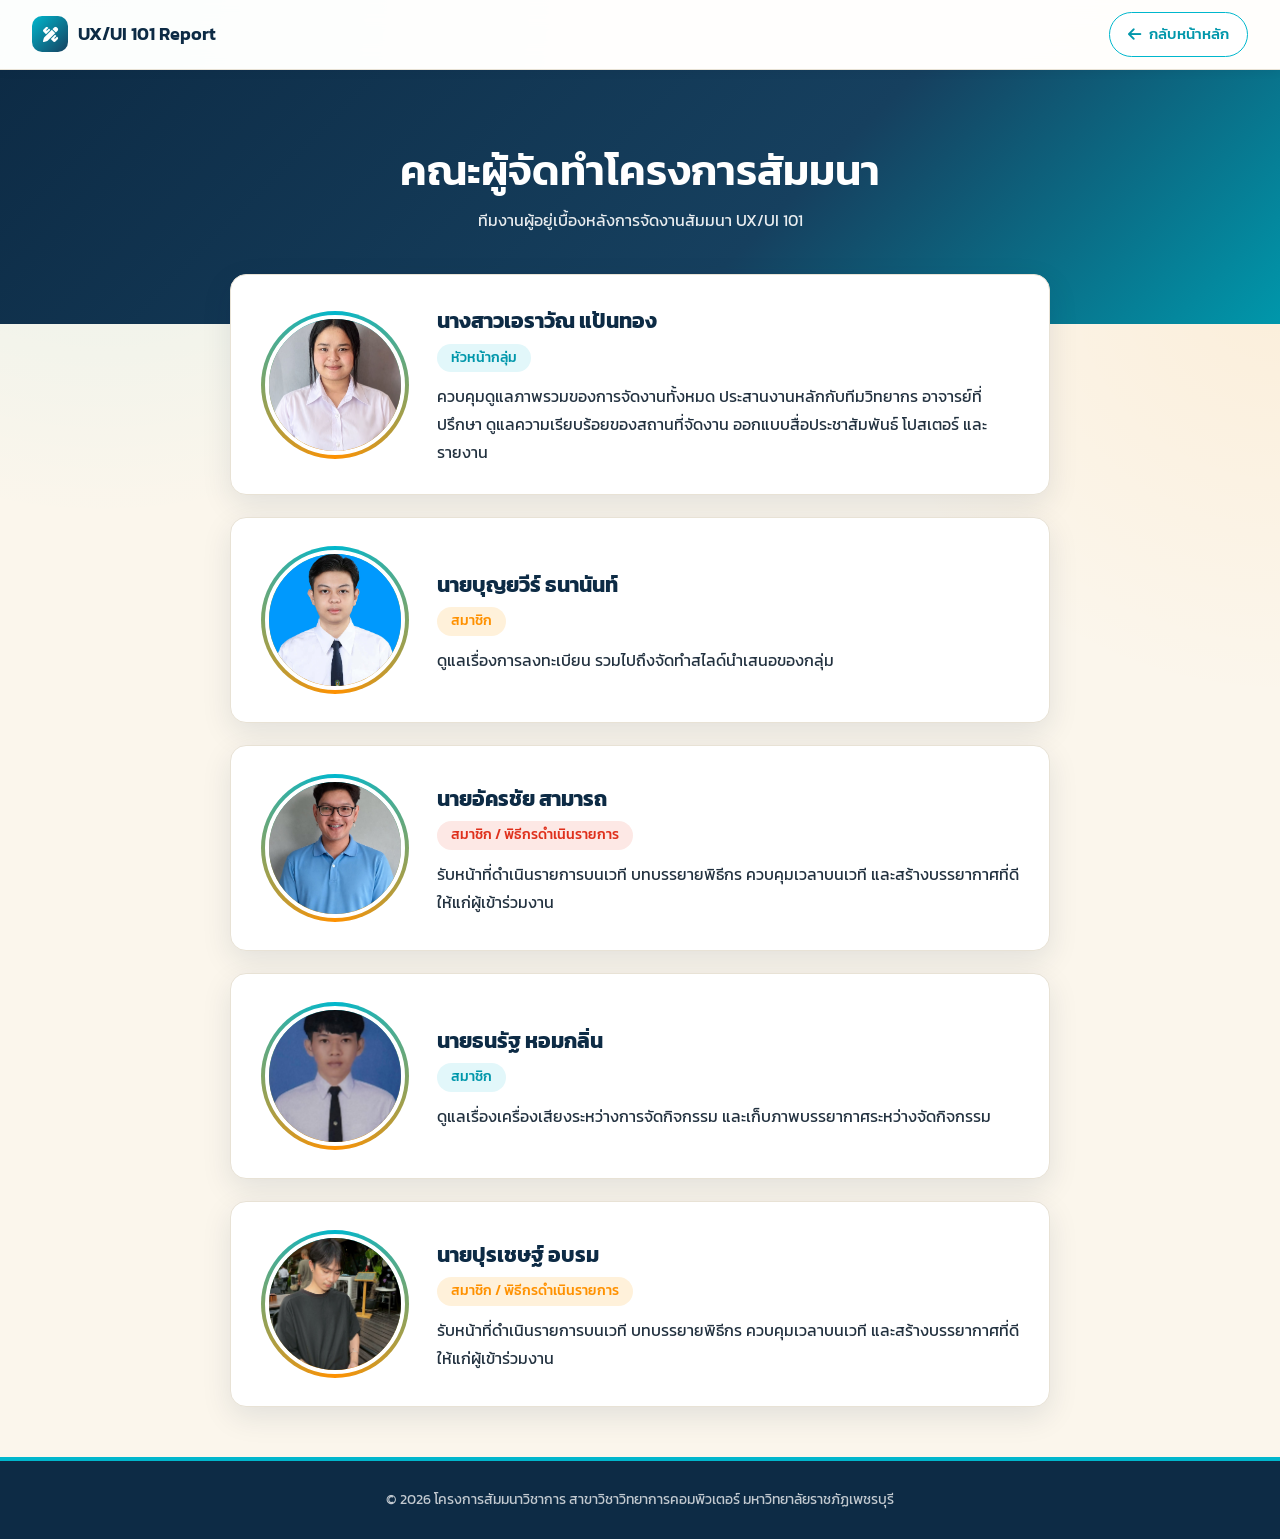
<file: members.html>
<!DOCTYPE html>
<html lang="th">
<head>
    <meta charset="UTF-8">
    <meta name="viewport" content="width=device-width, initial-scale=1.0">
    <title>คณะผู้จัดทำโครงการสัมมนา - UX/UI 101</title>
    <link href="https://fonts.googleapis.com/css2?family=Kanit:wght@300;400;500;600&display=swap" rel="stylesheet">
    <link rel="stylesheet" href="https://cdnjs.cloudflare.com/ajax/libs/font-awesome/6.4.0/css/all.min.css">
    <link rel="stylesheet" href="style.css">
    <script>document.documentElement.classList.add('js');</script>
</head>
<body>

    <nav class="navbar no-print">
        <a href="index.html" class="nav-logo"><i class="fas fa-pen-ruler"></i> UX/UI 101 Report</a>
        <div class="nav-links">
            <a href="index.html" class="btn-outline"><i class="fas fa-arrow-left"></i><span>กลับหน้าหลัก</span></a>
        </div>
    </nav>

    <header class="page-hero no-print">
        <h1 class="page-title">คณะผู้จัดทำโครงการสัมมนา</h1>
        <p>ทีมงานผู้อยู่เบื้องหลังการจัดงานสัมมนา UX/UI 101</p>
    </header>

    <div class="container mb-5">
        <div class="member-list">

            <div class="member-row">
                <div class="member-photo"><img src="image/1.jpg" alt="นางสาวเอราวัณ แป้นทอง"></div>
                <div class="member-details">
                    <h3>นางสาวเอราวัณ แป้นทอง</h3>
                    <div class="member-role text-cyan">หัวหน้ากลุ่ม</div>
                    <p class="member-duty">ควบคุมดูแลภาพรวมของการจัดงานทั้งหมด ประสานงานหลักกับทีมวิทยากร อาจารย์ที่ปรึกษา ดูแลความเรียบร้อยของสถานที่จัดงาน ออกแบบสื่อประชาสัมพันธ์ โปสเตอร์ และรายงาน</p>
                </div>
            </div>

            <div class="member-row">
                <div class="member-photo"><img src="image/2.jpg" alt="นายบุญยวีร์ ธนานันท์"></div>
                <div class="member-details">
                    <h3>นายบุญยวีร์ ธนานันท์</h3>
                    <div class="member-role text-orange">สมาชิก</div>
                    <p class="member-duty">ดูแลเรื่องการลงทะเบียน รวมไปถึงจัดทำสไลด์นำเสนอของกลุ่ม</p>
                </div>
            </div>

            <div class="member-row">
                <div class="member-photo"><img src="image/3.jpg" alt="นายอัครชัย สามารถ"></div>
                <div class="member-details">
                    <h3>นายอัครชัย สามารถ</h3>
                    <div class="member-role text-alert">สมาชิก / พิธีกรดำเนินรายการ</div>
                    <p class="member-duty">รับหน้าที่ดำเนินรายการบนเวที บทบรรยายพิธีกร ควบคุมเวลาบนเวที และสร้างบรรยากาศที่ดีให้แก่ผู้เข้าร่วมงาน</p>
                </div>
            </div>

            <div class="member-row">
                <div class="member-photo"><img src="image/4.jpg" alt="นายธนรัฐ หอมกลิ่น"></div>
                <div class="member-details">
                    <h3>นายธนรัฐ หอมกลิ่น</h3>
                    <div class="member-role text-cyan">สมาชิก</div>
                    <p class="member-duty">ดูแลเรื่องเครื่องเสียงระหว่างการจัดกิจกรรม และเก็บภาพบรรยากาศระหว่างจัดกิจกรรม</p>
                </div>
            </div>

            <div class="member-row">
                <div class="member-photo"><img src="image/5.jpg" alt="นายปุรเชษฐ์ อบรม"></div>
                <div class="member-details">
                    <h3>นายปุรเชษฐ์ อบรม</h3>
                    <div class="member-role text-orange">สมาชิก / พิธีกรดำเนินรายการ</div>
                    <p class="member-duty">รับหน้าที่ดำเนินรายการบนเวที บทบรรยายพิธีกร ควบคุมเวลาบนเวที และสร้างบรรยากาศที่ดีให้แก่ผู้เข้าร่วมงาน</p>
                </div>
            </div>

        </div>
    </div>

    <footer class="site-footer no-print">
        <div class="container text-center">
            <p>&copy; 2026 โครงการสัมมนาวิชาการ สาขาวิชาวิทยาการคอมพิวเตอร์ มหาวิทยาลัยราชภัฏเพชรบุรี</p>
        </div>
    </footer>

    <button id="scrollTopBtn" class="scroll-top-btn no-print" onclick="scrollToTop()" title="เลื่อนขึ้นบนสุด"><i class="fas fa-arrow-up"></i></button>

    <script src="script.js"></script>
</body>
</html>
</file>
<file: style.css>
/* =========================================
   Design tokens
   ========================================= */
:root{
  --navy:#0d2b45; --navy-2:#16405f;
  --cyan:#00B7CD; --cyan-d:#0097ab; --cyan-soft:#e2f7fa;
  --orange:#FF9100; --red:#DF301C;
  --cream:#FBF6EC; --ink:#22313f; --muted:#6b7785; --white:#fff;
  --line:#e8e2d5;
  --r:16px;
  --sh-sm:0 2px 8px rgba(13,43,69,.08);
  --sh-md:0 10px 30px rgba(13,43,69,.10);
  --sh-lg:0 18px 45px rgba(13,43,69,.18);
}
*{margin:0;padding:0;box-sizing:border-box}
html{scroll-behavior:smooth;scroll-padding-top:90px}
body{font-family:'Kanit',sans-serif;color:var(--ink);line-height:1.75;font-size:16px;
  background:var(--cream);
  background-image:radial-gradient(circle at 8% 0%,rgba(0,183,205,.10),transparent 35%),
                   radial-gradient(circle at 100% 30%,rgba(255,145,0,.08),transparent 30%);
  background-attachment:fixed}
img{max-width:100%}
.container{max-width:1100px;margin:0 auto;padding:0 20px}
.only-print{display:none}
.text-center{text-align:center}.mt-4{margin-top:2rem}.mt-5{margin-top:3rem}.mb-4{margin-bottom:2rem}.mb-5{margin-bottom:3rem}
.text-muted{color:var(--muted)}.text-cyan{color:var(--cyan-d)}.text-orange{color:var(--orange)}.text-alert{color:var(--red)}

/* Reveal animation (เปิดใช้เมื่อมี JS) */
.js .reveal{opacity:0;transform:translateY(28px);transition:opacity .7s ease,transform .7s ease}
.js .reveal.show{opacity:1;transform:none}

/* =========================================
   Navbar
   ========================================= */
.navbar{position:sticky;top:0;z-index:1000;display:flex;justify-content:space-between;align-items:center;gap:20px;
  padding:12px 32px;background:rgba(255,255,255,.88);backdrop-filter:blur(12px);-webkit-backdrop-filter:blur(12px);
  border-bottom:1px solid var(--line);box-shadow:var(--sh-sm)}
.nav-logo{display:flex;align-items:center;gap:10px;text-decoration:none;color:var(--navy);font-weight:600;font-size:1.1rem}
.nav-logo i{width:36px;height:36px;border-radius:10px;display:grid;place-items:center;color:#fff;
  background:linear-gradient(135deg,var(--cyan),var(--navy-2));font-size:.95rem}
.nav-anchors{display:flex;gap:4px;flex:1;justify-content:center}
.nav-anchors a{text-decoration:none;color:var(--muted);font-size:.92rem;padding:6px 12px;border-radius:20px;transition:.25s}
.nav-anchors a:hover{color:var(--navy);background:var(--cyan-soft)}
.nav-anchors a.active{color:#fff;background:var(--cyan)}
.nav-links{display:flex;gap:10px}
.btn-primary,.btn-outline{display:inline-flex;align-items:center;gap:8px;padding:8px 18px;border-radius:30px;
  font-family:inherit;font-size:.95rem;font-weight:500;cursor:pointer;text-decoration:none;transition:.25s}
.btn-primary{background:linear-gradient(135deg,var(--cyan),var(--cyan-d));color:#fff;border:0}
.btn-primary:hover{transform:translateY(-2px);box-shadow:0 8px 20px rgba(0,183,205,.4)}
.btn-outline{background:#fff;color:var(--cyan-d);border:1.5px solid var(--cyan)}
.btn-outline:hover{background:var(--cyan);color:#fff}

/* =========================================
   Hero + Slider
   ========================================= */
.hero{position:relative;height:540px;overflow:hidden;background:var(--navy)}
.slider,.slide{position:absolute;inset:0}
.slide{opacity:0;transition:opacity 1.2s ease}
.slide.active{opacity:1}
.slide img{width:100%;height:100%;object-fit:cover;transform:scale(1.05)}
.slide.active img{animation:kenburns 8s ease-out forwards}
@keyframes kenburns{to{transform:scale(1.15)}}
.hero::after{content:"";position:absolute;inset:0;
  background:linear-gradient(90deg,rgba(13,43,69,.88) 0%,rgba(13,43,69,.55) 55%,rgba(13,43,69,.25) 100%)}
.hero-content{position:absolute;z-index:2;inset:0;max-width:1100px;margin:0 auto;padding:0 20px;
  display:flex;flex-direction:column;justify-content:center;color:#fff}
.hero-badge{align-self:flex-start;padding:5px 16px;border-radius:30px;font-size:.85rem;letter-spacing:.5px;
  background:rgba(0,183,205,.25);border:1px solid var(--cyan);margin-bottom:16px}
.hero h1{font-size:1.4rem;font-weight:400;opacity:.9}
.hero h2{font-size:clamp(1.8rem,4.5vw,3.1rem);font-weight:600;line-height:1.25;margin:6px 0 10px;max-width:760px}
.hero h2 span{color:var(--cyan)}
.hero p{font-size:1.15rem;max-width:620px;opacity:.92}
.hero-chips{display:flex;flex-wrap:wrap;gap:12px;margin-top:22px}
.chip{display:inline-flex;align-items:center;gap:8px;padding:8px 16px;border-radius:30px;font-size:.92rem;
  background:rgba(255,255,255,.14);backdrop-filter:blur(6px);border:1px solid rgba(255,255,255,.3)}
.chip i{color:var(--orange)}
.dots{position:absolute;z-index:3;bottom:78px;left:0;right:0;display:flex;justify-content:center;gap:10px}
.dot{width:10px;height:10px;border-radius:10px;border:0;background:rgba(255,255,255,.5);cursor:pointer;transition:.3s}
.dot.active{width:30px;background:var(--cyan)}

/* Stats */
.stats{display:grid;grid-template-columns:repeat(4,1fr);gap:18px;margin-top:-52px;position:relative;z-index:5}
.stat{background:#fff;border-radius:var(--r);padding:22px 16px;text-align:center;box-shadow:var(--sh-md);border-bottom:4px solid var(--cyan)}
.stat:nth-child(even){border-color:var(--orange)}
.stat b{display:block;font-size:2.3rem;font-weight:600;color:var(--navy);line-height:1.1}
.stat span{color:var(--muted);font-size:.92rem}

/* =========================================
   Sections
   ========================================= */
.section-block{background:#fff;border-radius:var(--r);padding:40px;margin:36px 0;box-shadow:var(--sh-md);border:1px solid rgba(232,226,213,.7)}
.section-heading{position:relative;display:flex;align-items:center;gap:14px;color:var(--navy);font-size:1.5rem;font-weight:600;
  margin-bottom:26px;padding-bottom:14px;border-bottom:1px solid var(--line)}
.section-heading::before{content:"";width:6px;height:30px;border-radius:6px;background:linear-gradient(var(--cyan),var(--orange))}
.report-title{font-size:2rem}.report-subtitle{font-size:1.2rem}

/* Info cards */
.info-cards{display:grid;grid-template-columns:repeat(auto-fit,minmax(260px,1fr));gap:22px}
.card{background:linear-gradient(180deg,#fff,#f6fbfc);padding:26px;border-radius:14px;text-align:center;border:1px solid var(--line);transition:.3s}
.card:hover{transform:translateY(-6px);box-shadow:var(--sh-lg);border-color:var(--cyan)}
.card-icon{width:58px;height:58px;margin:0 auto 14px;border-radius:50%;display:grid;place-items:center;font-size:1.4rem;color:#fff;
  background:linear-gradient(135deg,var(--cyan),var(--navy-2));box-shadow:0 8px 18px rgba(0,183,205,.35)}
.card h3{font-size:1.08rem;margin-bottom:8px;color:var(--navy)}
.clean-list{list-style:none}.clean-list li{margin-bottom:3px}

/* Prep toggle */
.btn-toggle{background:linear-gradient(135deg,var(--navy),var(--navy-2));color:#fff;border:0;padding:13px 32px;font-size:1.05rem;
  border-radius:40px;cursor:pointer;font-family:inherit;box-shadow:var(--sh-md);transition:.3s}
.btn-toggle:hover{transform:translateY(-3px);box-shadow:var(--sh-lg)}
.btn-toggle i.chev{margin-left:8px;transition:transform .3s}
.btn-toggle.open i.chev{transform:rotate(180deg)}
.prep-wrap{margin:-10px 0}
.prep-content{display:none;margin-top:0;text-align:left;background:#fff;border-radius:var(--r);padding:36px 40px;box-shadow:var(--sh-md)}
.prep-content.show{display:block;animation:fadeIn .5s}
.prep-list{display:grid;grid-template-columns:repeat(auto-fit,minmax(320px,1fr));gap:18px}
.prep-item{display:flex;gap:14px;background:#fffaf0;padding:20px;border-radius:12px;border:1px solid #f4e3bf;border-left:5px solid var(--orange)}
.prep-number{flex-shrink:0;width:32px;height:32px;border-radius:50%;display:grid;place-items:center;background:var(--orange);color:#fff;font-weight:600}

/* Timeline */
.timeline{position:relative;padding-left:34px}
.timeline::before{content:"";position:absolute;left:8px;top:6px;bottom:6px;width:3px;border-radius:3px;background:linear-gradient(var(--cyan),var(--orange))}
.timeline-item{position:relative;margin-bottom:18px;background:#f7fbfc;border:1px solid var(--line);border-radius:12px;padding:16px 20px;transition:.3s}
.timeline-item:hover{transform:translateX(6px);border-color:var(--cyan);box-shadow:var(--sh-sm)}
.timeline-item::before{content:"";position:absolute;left:-34px;top:22px;width:17px;height:17px;border-radius:50%;
  background:var(--cyan);border:4px solid #fff;box-shadow:0 0 0 2px var(--cyan)}
.time{display:inline-block;font-weight:600;font-size:.88rem;color:var(--cyan-d);background:var(--cyan-soft);padding:2px 14px;border-radius:20px;margin-bottom:6px}

/* Content */
.content-box{background:#f7fbfc;padding:30px;border-radius:14px;border:1px solid var(--line)}
.content-box h4{color:var(--navy);margin-bottom:10px}
.bullet-list{padding-left:22px;margin-bottom:14px}.bullet-list li{margin-bottom:10px}
.bullet-list li::marker{color:var(--cyan)}

/* Projects */
.project-list{counter-reset:p}
.project-card{counter-increment:p;position:relative;display:flex;gap:24px;padding:24px;margin-bottom:18px;background:#fff;
  border:1px solid var(--line);border-radius:14px;transition:.3s;overflow:hidden}
.project-card::before{content:counter(p,decimal-leading-zero);position:absolute;right:18px;top:6px;font-size:3.2rem;font-weight:600;color:rgba(0,183,205,.12);line-height:1}
.project-card:hover{transform:translateY(-4px);box-shadow:var(--sh-lg);border-color:var(--cyan)}
.project-img img{width:120px;height:120px;border-radius:14px;object-fit:cover;box-shadow:var(--sh-sm)}
.project-title{color:var(--navy);font-size:1.1rem;margin-bottom:4px;padding-right:50px}
.project-author{color:var(--cyan-d);font-weight:500;font-size:.95rem;margin-bottom:8px}

/* Problems */
.problem-container{display:grid;grid-template-columns:repeat(auto-fit,minmax(320px,1fr));gap:22px}
.problem-box{padding:26px;border-radius:14px;background:#fff;border:1px solid var(--line);border-top:5px solid var(--red)}
.problem-box:nth-child(2){border-top-color:var(--cyan)}
.suggestion-box{padding:28px;border-radius:14px;background:#fff6e0;border:1px solid #f4e3bf;border-top:5px solid var(--orange)}
.box-title{font-size:1.1rem;margin-bottom:14px;display:flex;align-items:center;gap:10px;color:var(--navy)}

/* Gallery */
.gallery-grid{display:grid;grid-template-columns:repeat(3,1fr);gap:20px}
.gallery-item{background:#fff;border:1px solid var(--line);border-radius:14px;overflow:hidden;box-shadow:var(--sh-sm);cursor:zoom-in;transition:.3s}
.gallery-item:hover{transform:translateY(-6px);box-shadow:var(--sh-lg);border-color:var(--cyan)}
.gallery-thumb{overflow:hidden;aspect-ratio:4/3;background:linear-gradient(135deg,var(--navy),var(--cyan))}
.gallery-item img{width:100%;height:100%;object-fit:cover;display:block;transition:transform .5s}
.gallery-item:hover img{transform:scale(1.1)}
.gallery-caption{padding:12px 14px;text-align:center;font-size:.92rem;font-weight:500;margin:0}

/* Lightbox */
.lightbox{position:fixed;inset:0;z-index:2000;display:none;align-items:center;justify-content:center;flex-direction:column;
  background:rgba(8,20,32,.92);padding:20px}
.lightbox.open{display:flex;animation:fadeIn .3s}
.lightbox img{max-width:min(92vw,1000px);max-height:76vh;border-radius:12px;box-shadow:0 0 50px rgba(0,183,205,.35)}
.lightbox p{color:#fff;margin-top:14px;font-size:1.05rem;text-align:center}
.lb-btn{position:absolute;border:0;cursor:pointer;color:#fff;background:rgba(255,255,255,.14);width:46px;height:46px;border-radius:50%;font-size:1.1rem;transition:.25s}
.lb-btn:hover{background:var(--cyan)}
.lb-close{top:20px;right:24px}.lb-prev{left:22px;top:50%}.lb-next{right:22px;top:50%}

/* Members page */
.page-hero{padding:64px 20px 90px;text-align:center;color:#fff;background:linear-gradient(135deg,var(--navy),var(--navy-2) 60%,var(--cyan-d))}
.page-title{font-size:clamp(1.8rem,4vw,2.6rem);font-weight:600}
.page-hero p{opacity:.9}
.member-list{display:flex;flex-direction:column;gap:22px;max-width:820px;margin:-50px auto 0;position:relative}
.member-row{display:flex;align-items:center;gap:28px;background:#fff;padding:28px 30px;border-radius:var(--r);box-shadow:var(--sh-md);
  border:1px solid var(--line);transition:.3s}
.member-row:hover{transform:translateX(10px);box-shadow:var(--sh-lg);border-color:var(--cyan)}
.member-photo{flex-shrink:0;padding:4px;border-radius:50%;background:conic-gradient(var(--cyan),var(--orange),var(--cyan))}
.member-photo img{display:block;width:140px;height:140px;border-radius:50%;object-fit:cover;border:4px solid #fff}
.member-details h3{font-size:1.3rem;color:var(--navy)}
.member-role{display:inline-block;font-size:.88rem;font-weight:500;padding:2px 14px;border-radius:20px;margin:4px 0 10px;background:var(--cyan-soft)}
.member-role.text-orange{background:#fff1da}.member-role.text-alert{background:#fde8e5}

/* Footer + scroll top */
.site-footer{margin-top:50px;padding:26px 0;background:var(--navy);color:rgba(255,255,255,.75);font-size:.9rem;border-top:4px solid var(--cyan)}
.scroll-top-btn{display:none;position:fixed;right:28px;bottom:28px;z-index:999;width:50px;height:50px;border-radius:50%;border:0;cursor:pointer;
  color:#fff;font-size:1.1rem;background:linear-gradient(135deg,var(--orange),#e07b00);box-shadow:0 6px 16px rgba(0,0,0,.25);opacity:0;transition:.3s}
.scroll-top-btn.show{display:block;opacity:1}
.scroll-top-btn:hover{transform:translateY(-5px)}
@keyframes fadeIn{from{opacity:0;transform:translateY(-10px)}to{opacity:1;transform:none}}

/* Responsive */
@media(max-width:1000px){.nav-anchors{display:none}}
@media(max-width:900px){.gallery-grid{grid-template-columns:repeat(2,1fr)}.stats{grid-template-columns:repeat(2,1fr)}}
@media(max-width:600px){
  .navbar{padding:10px 16px}.btn-outline span{display:none}
  .hero{height:520px}.section-block,.prep-content{padding:24px 18px}
  .gallery-grid{grid-template-columns:1fr}
  .project-card{flex-direction:column}.member-row{flex-direction:column;text-align:center}
}

/* =========================================
   Print / PDF (รูปแบบรายงานทางการ)
   ========================================= */
@media print{
  .no-print,.scroll-top-btn,.navbar,.hero,.stats,.btn-toggle,.site-footer,.lightbox,.dots{display:none!important}
  .only-print{display:block!important}
  @page{margin:20mm;size:A4}
  body{background:#fff!important;color:#000;font-family:'TH Sarabun PSK','Sarabun',serif!important;line-height:1.2!important;font-size:16pt!important}
  .reveal{opacity:1!important;transform:none!important}
  .container{width:100%;max-width:100%;padding:0;margin:0}
  .prep-content{display:block!important;margin:10px 0;padding:0!important;box-shadow:none!important}
  h1,h2,h3,h4,.section-heading,.report-title,.box-title{font-size:18pt!important;font-weight:bold!important;color:#000!important;margin:15px 0 8px;border:none!important;padding:0!important}
  .section-heading::before{display:none}
  p,li,div,span,.p-label,.p-value,.time,.content,.print-meta p{font-size:16pt!important;font-weight:normal!important;color:#000!important}
  .p-label,.time,strong{font-weight:bold!important}
  .section-block{border:none;box-shadow:none;padding:0;margin:0;background:transparent!important;border-radius:0}
  .print-mt{margin-top:25px!important}
  .print-header{margin-bottom:20px}
  .print-header-top{display:flex;justify-content:space-between;align-items:flex-end;margin-bottom:5px}
  .print-logo-text{font-size:24pt!important;letter-spacing:2px;margin:0;color:#555!important}
  .print-meta p{margin:0;text-align:right}
  .print-divider{border:none;border-top:2px solid #ccc;margin-bottom:20px}
  .print-doc-title{text-align:center;margin-bottom:25px;text-decoration:underline}
  .print-info-grid{display:table;width:100%;margin-bottom:20px}
  .p-row{display:table-row}.p-label{display:table-cell;width:180px;padding-bottom:5px}.p-value{display:table-cell;padding-bottom:5px}
  .card,.content-box,.project-card,.problem-box,.suggestion-box,.prep-item,.timeline-item{background:transparent!important;border:none!important;padding:0!important;margin-bottom:10px!important;box-shadow:none!important;border-radius:0!important}
  .project-card::before,.timeline-item::before,.timeline::before{display:none}
  .timeline{padding-left:0}
  .time{display:inline-block;width:130px;background:none!important;padding:0!important}
  .content{display:inline}
  .project-card{display:block;margin-bottom:15px;page-break-inside:avoid}
  .project-title{padding-right:0}
  .problem-container,.prep-list{display:block}
  .bullet-list{padding-left:25px;margin-bottom:10px}
  .gallery-grid{display:grid!important;grid-template-columns:repeat(3,1fr)!important;gap:15px!important}
  .gallery-item{border:1px solid #ccc!important;box-shadow:none!important;background:#fff!important;page-break-inside:avoid;border-radius:0}
  .gallery-thumb{aspect-ratio:auto;height:160px}
  .gallery-caption{font-size:14pt!important;padding:8px!important}
  .print-footer{margin-top:50px;page-break-inside:avoid}
  .signature-line{width:200px;border-bottom:1px dashed #000;margin-bottom:5px}
  .print-divider-thin{border:none;border-top:1px solid #000;margin:30px 0 10px}
  .print-address{font-size:14pt!important;text-align:center}
}
</file>
